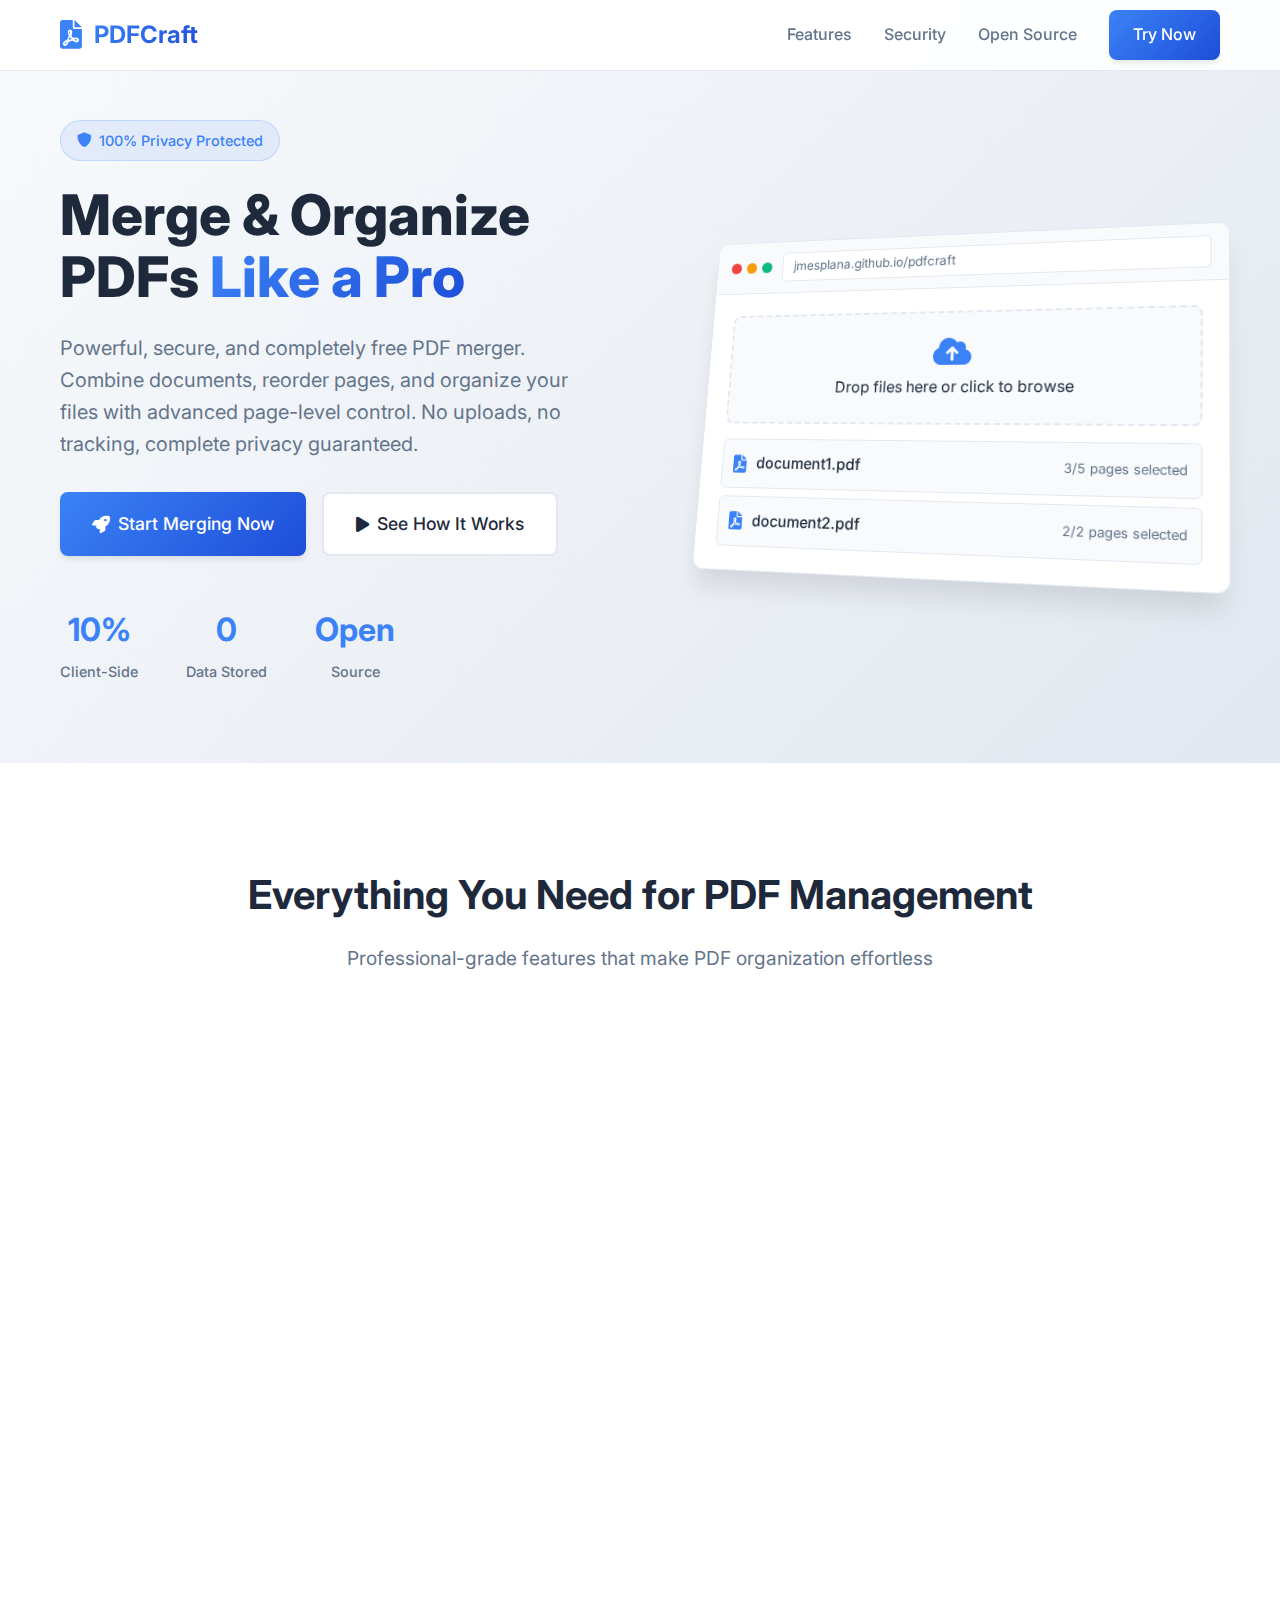
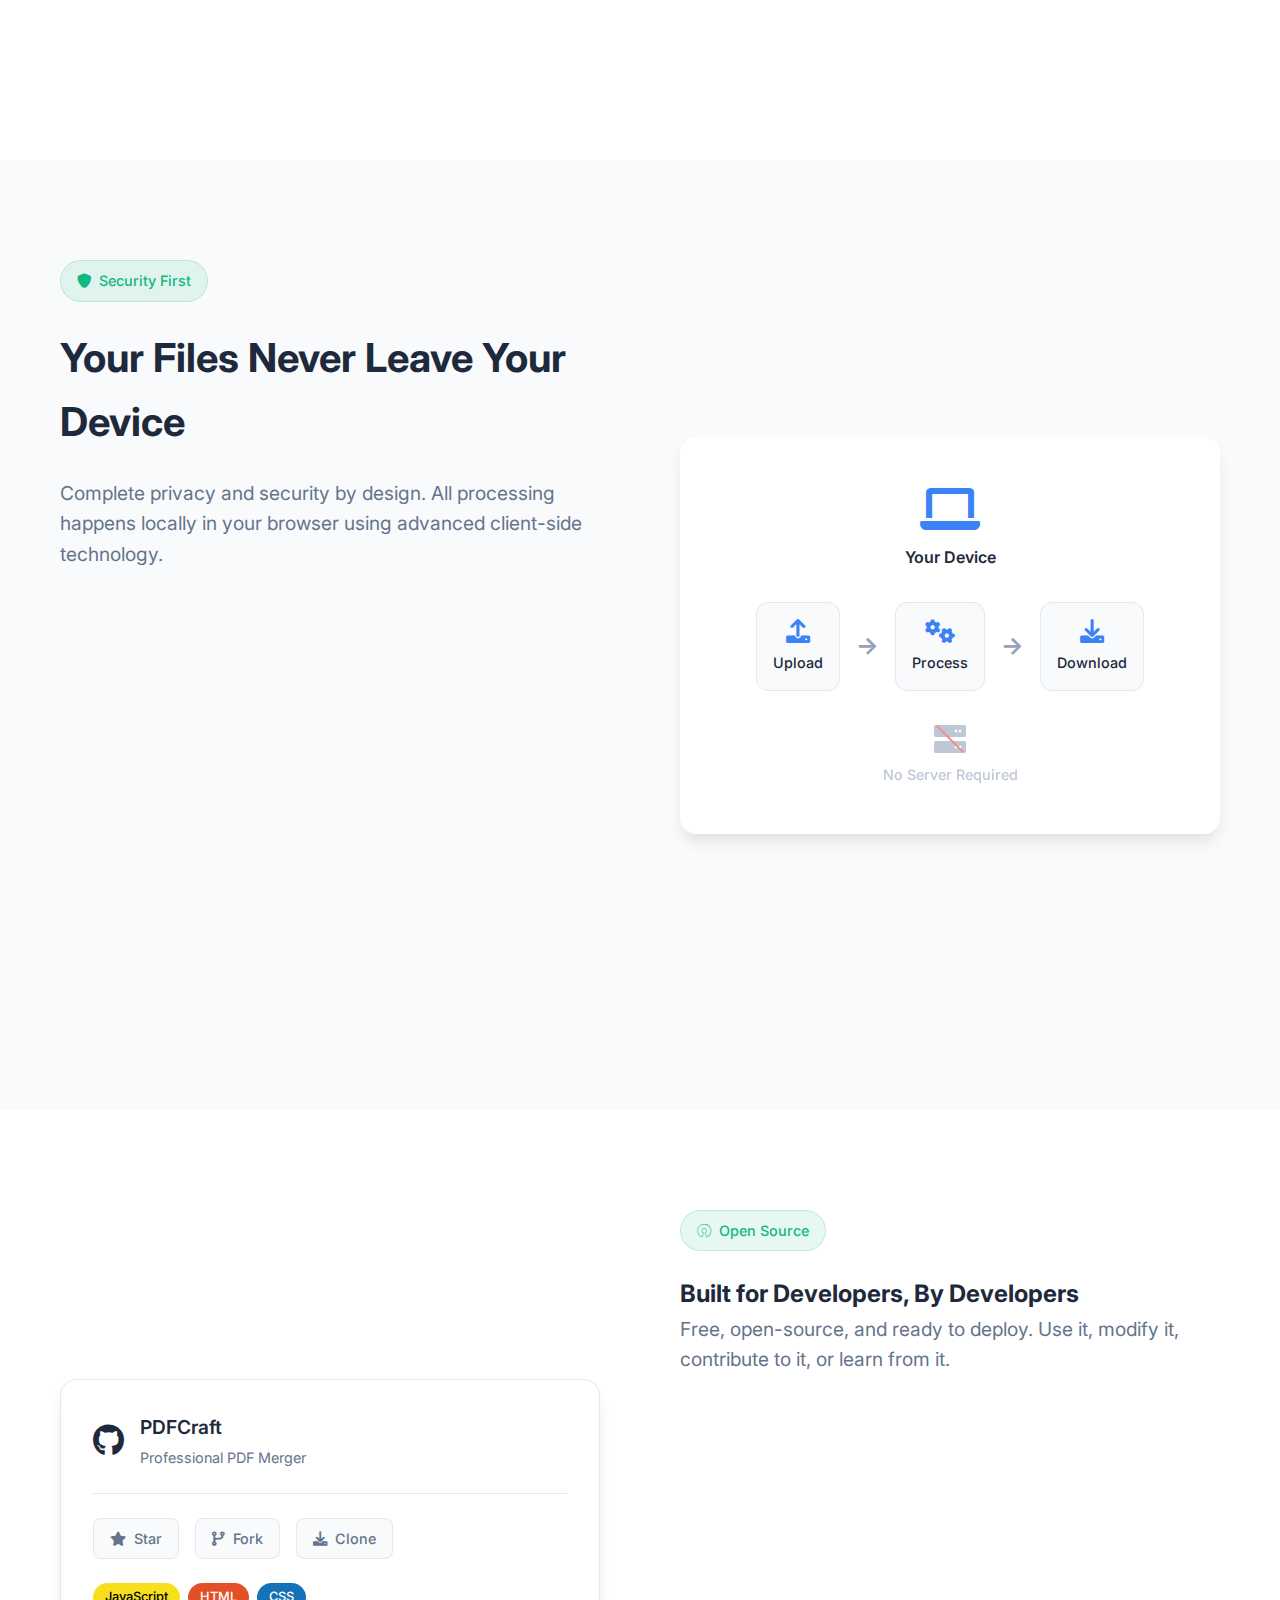
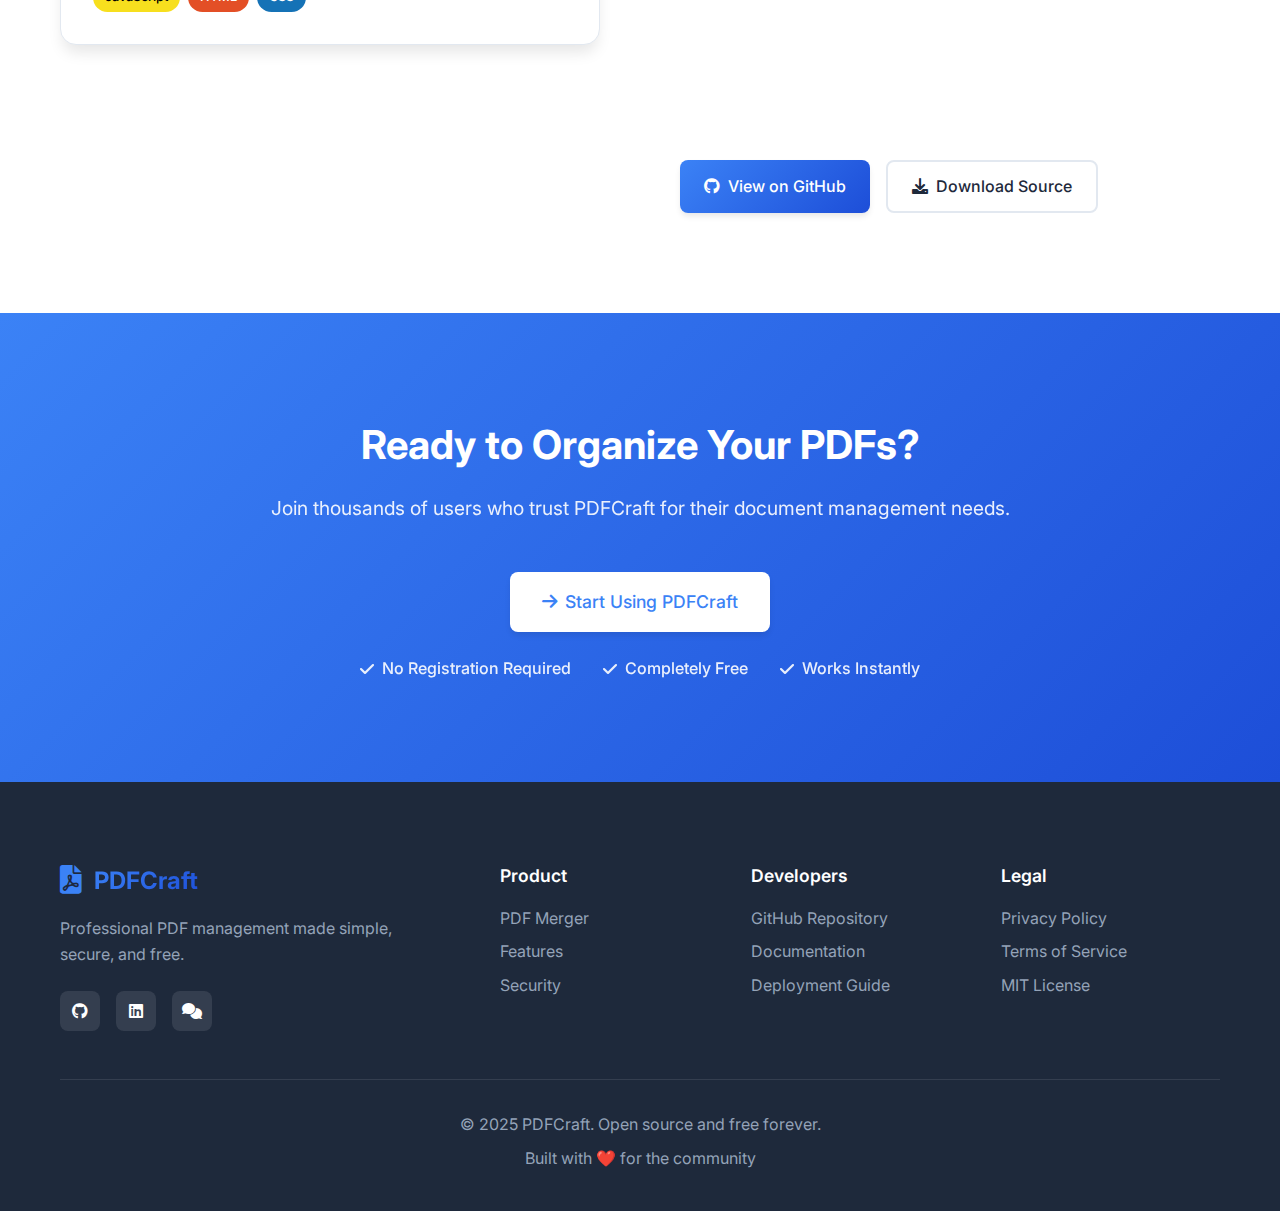
<file: index.html>
<!DOCTYPE html>
<html lang="en">
<head>
    <meta charset="UTF-8">
    <meta name="viewport" content="width=device-width, initial-scale=1.0">
    <title>PDFCraft - Professional PDF Merger & Page Organizer</title>
    <meta http-equiv="refresh" content="0; url=landing.html">
    <link rel="canonical" href="landing.html">
    <style>
        body {
            font-family: 'Inter', -apple-system, BlinkMacSystemFont, 'Segoe UI', Roboto, sans-serif;
            background: linear-gradient(135deg, #3b82f6 0%, #1d4ed8 100%);
            color: white;
            display: flex;
            align-items: center;
            justify-content: center;
            min-height: 100vh;
            margin: 0;
        }
        .redirect-container {
            text-align: center;
            padding: 2rem;
        }
        .spinner {
            width: 40px;
            height: 40px;
            border: 4px solid rgba(255,255,255,0.3);
            border-top: 4px solid white;
            border-radius: 50%;
            animation: spin 1s linear infinite;
            margin: 0 auto 1rem;
        }
        @keyframes spin {
            0% { transform: rotate(0deg); }
            100% { transform: rotate(360deg); }
        }
        h1 { margin: 0 0 1rem; font-size: 2rem; }
        p { margin: 0; opacity: 0.9; }
        a { color: white; text-decoration: underline; }
    </style>
</head>
<body>
    <div class="redirect-container">
        <div class="spinner"></div>
        <h1>PDFCraft</h1>
        <p>Redirecting to the landing page...</p>
        <p><a href="landing.html">Click here if you're not redirected automatically</a></p>
    </div>
    
    <script>
        // Fallback redirect
        setTimeout(() => {
            window.location.href = 'landing.html';
        }, 1000);
    </script>
</body>
</html>
</file>
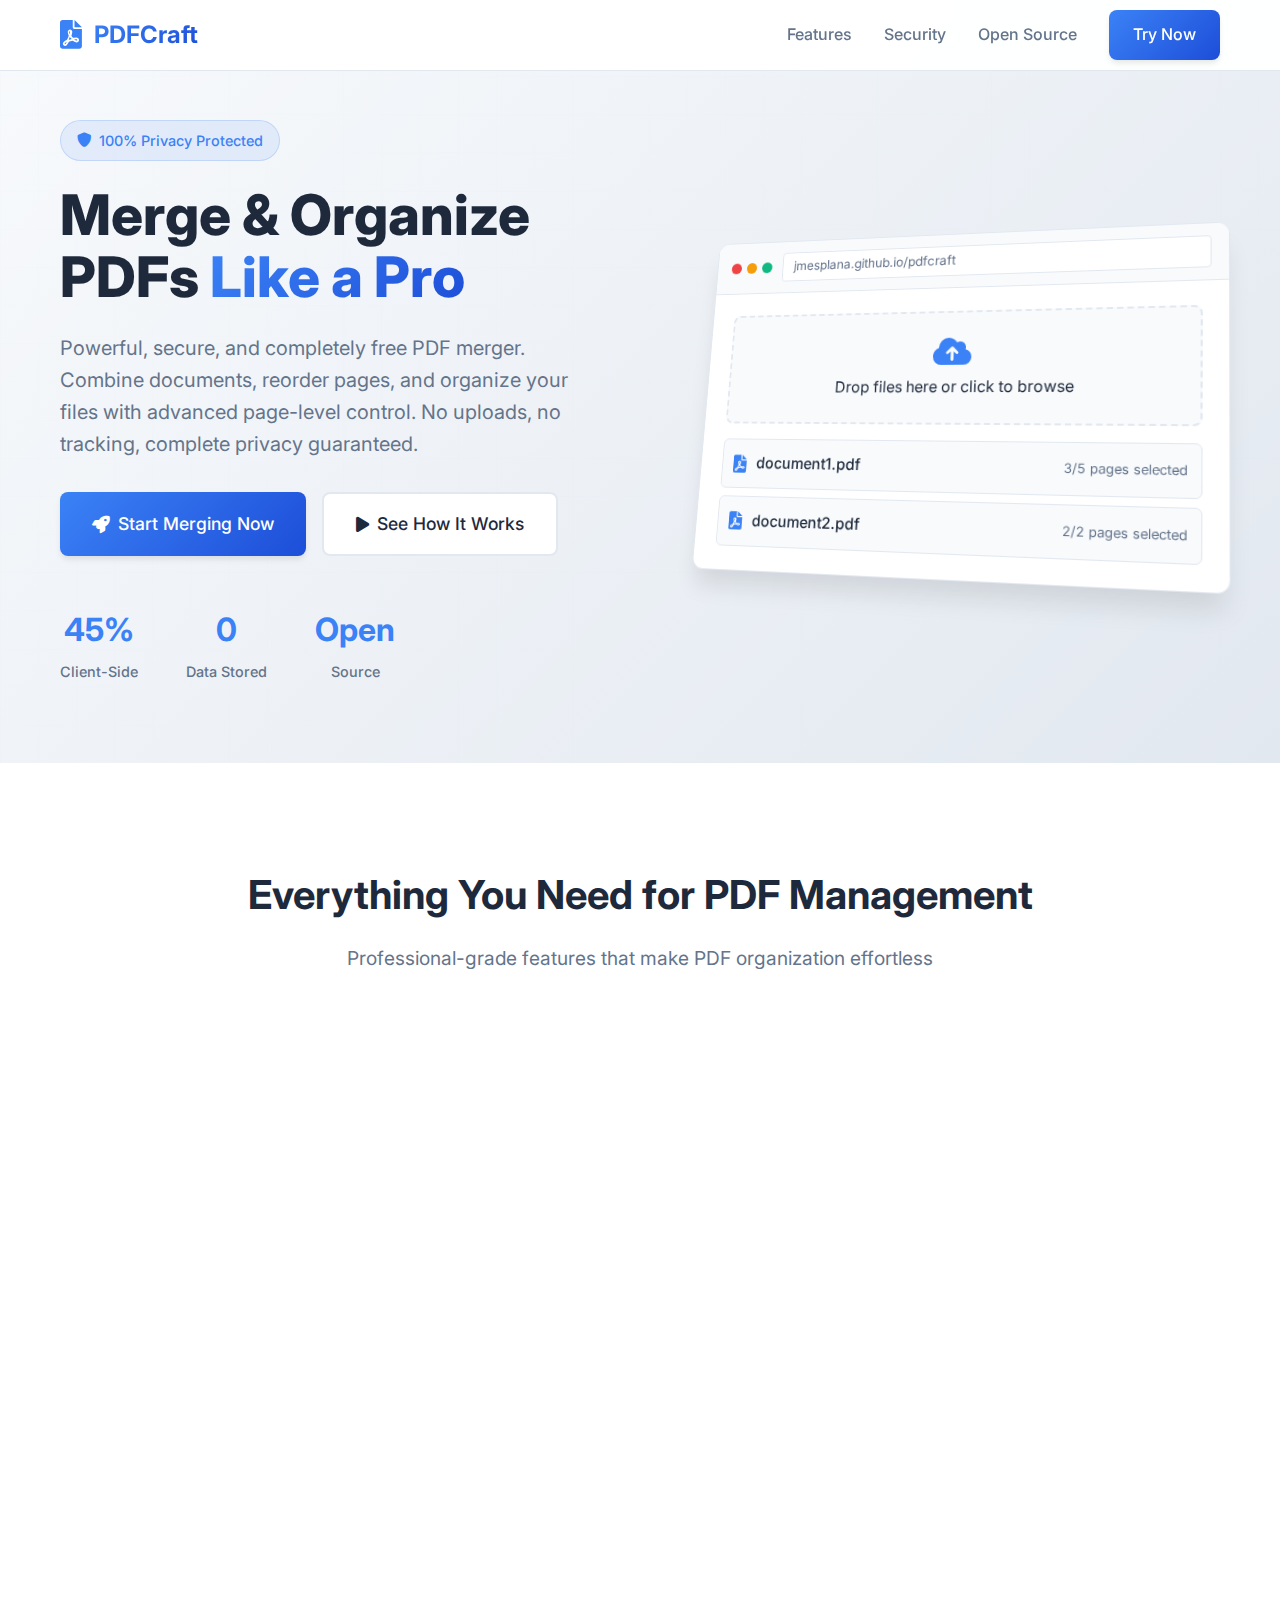
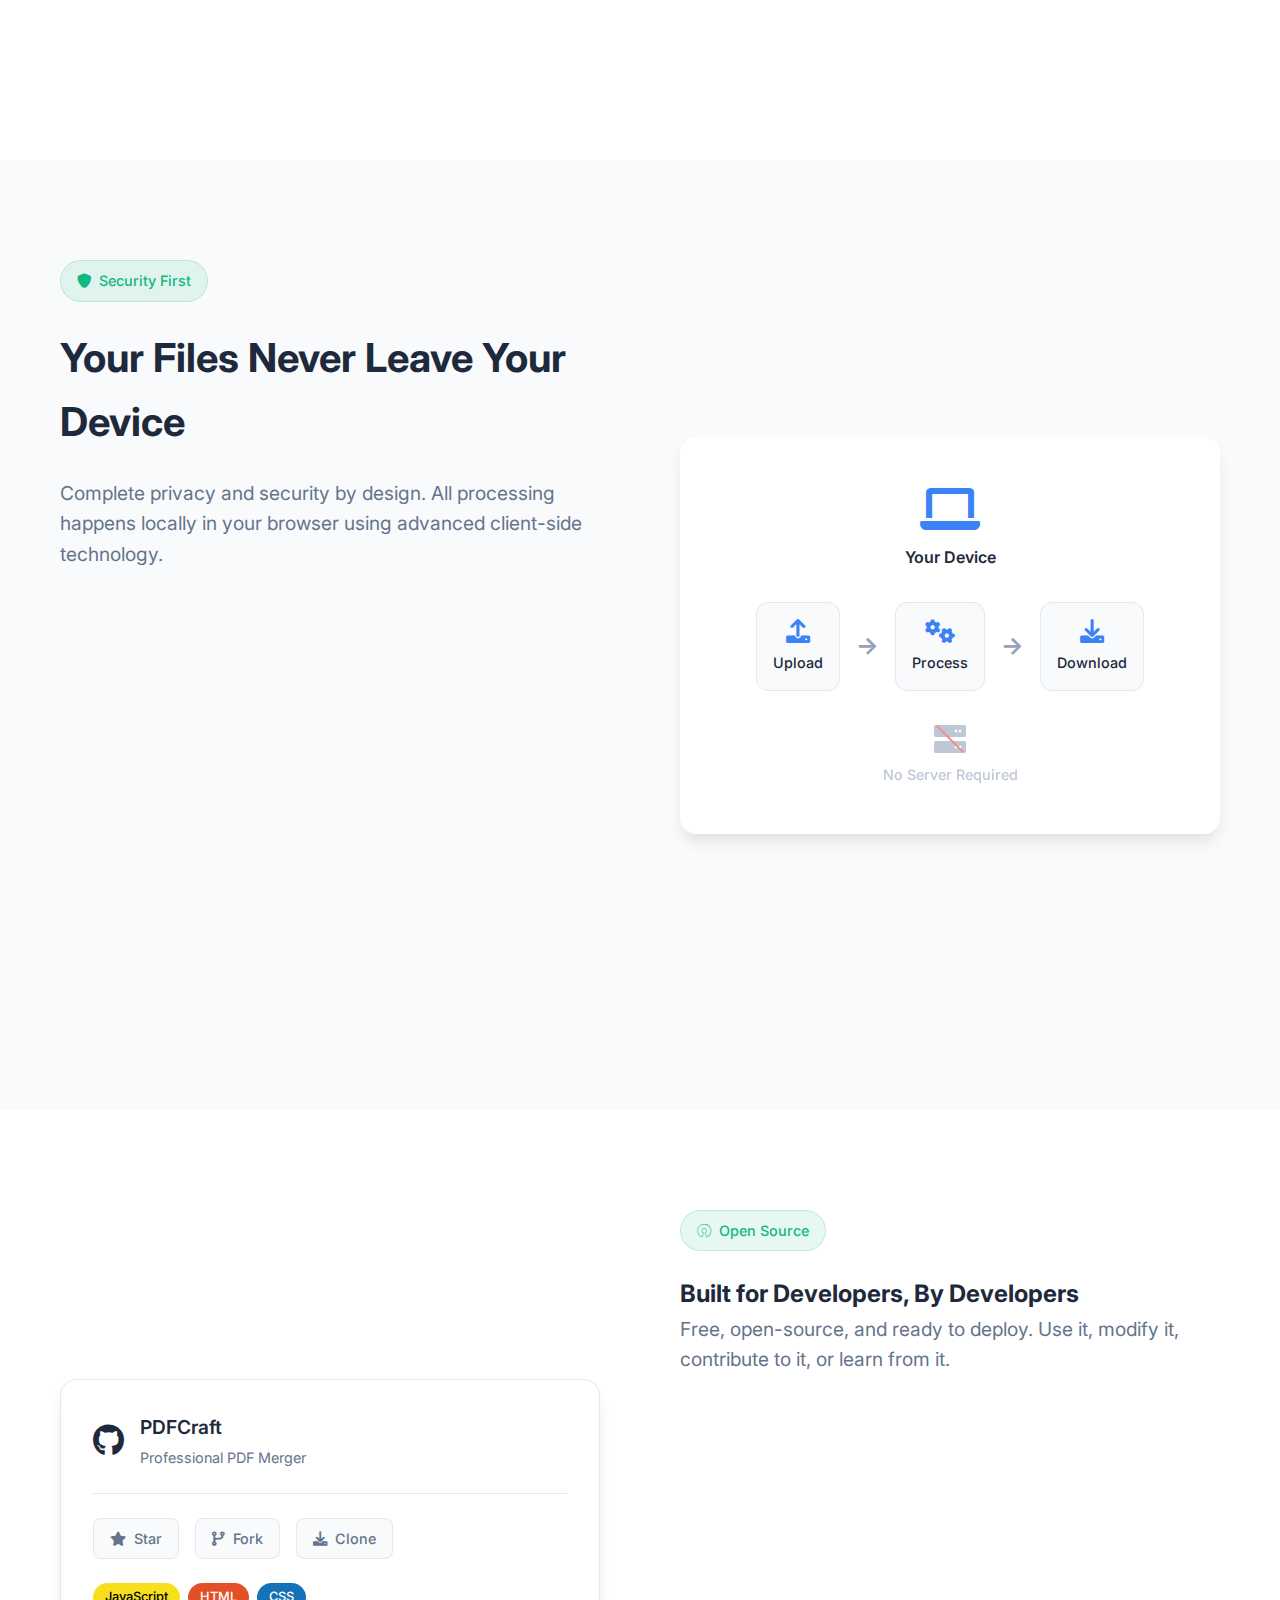
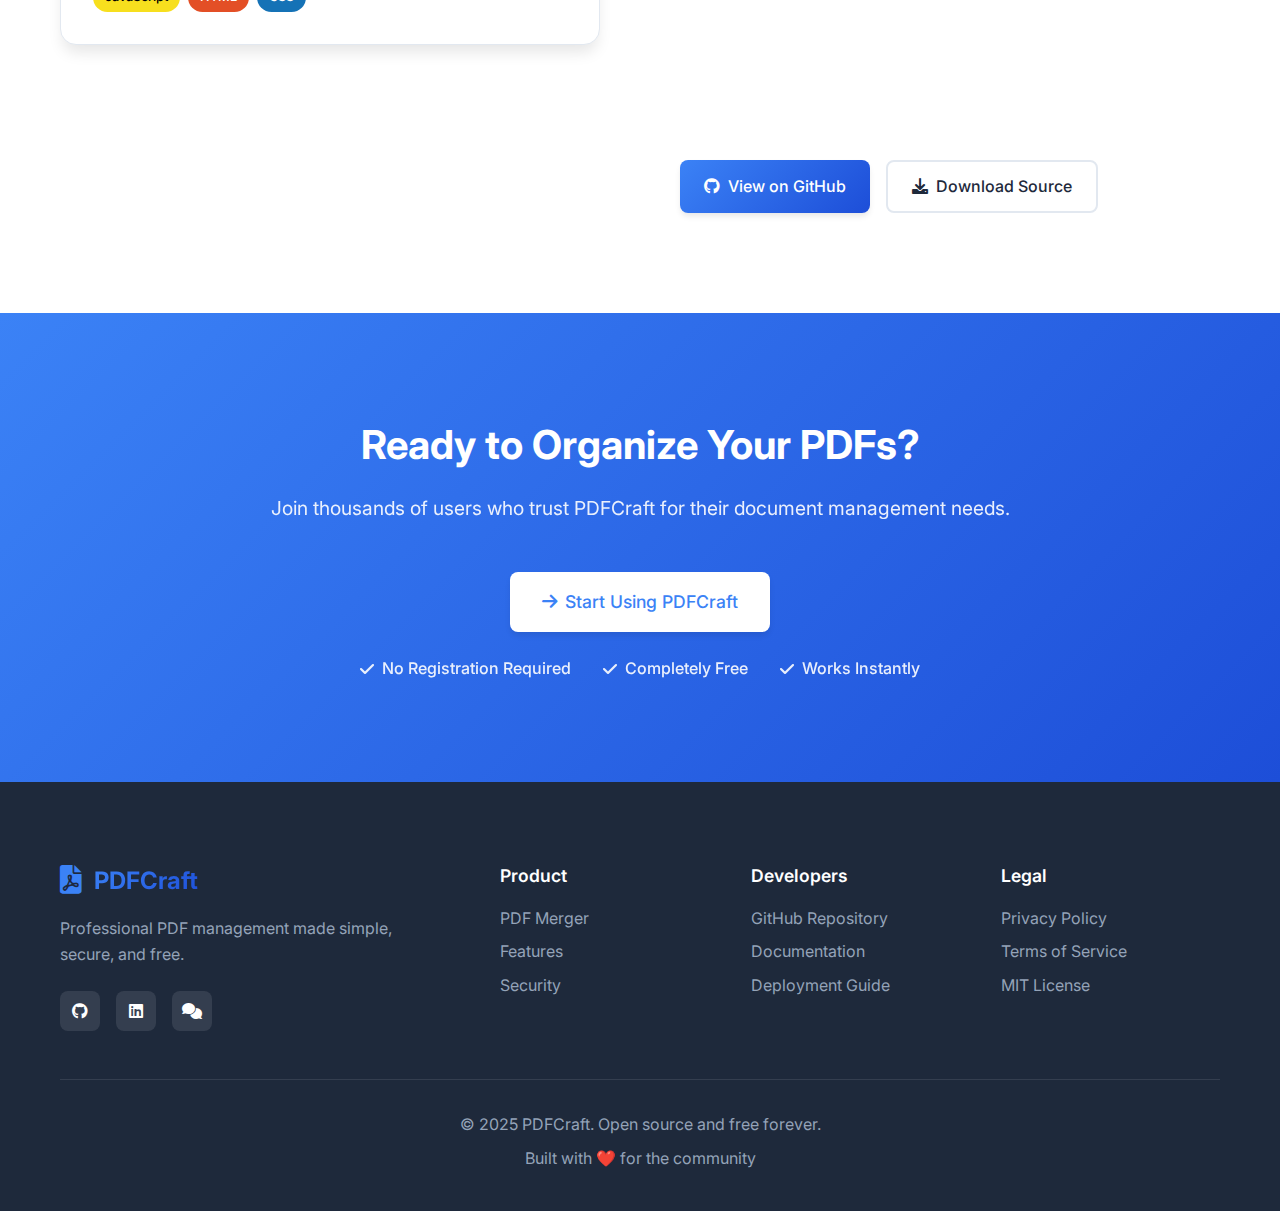
<file: landing.html>
<!DOCTYPE html>
<html lang="en">
<head>
    <meta charset="UTF-8">
    <meta name="viewport" content="width=device-width, initial-scale=1.0">
    <title>PDFCraft - Professional PDF Merger & Page Organizer</title>
    <meta name="description" content="Free, secure, and powerful PDF merger tool. Combine, reorder, and organize PDF pages with complete privacy. No uploads, no tracking, 100% client-side processing.">
    <link rel="stylesheet" href="landing-styles.css">
    <link rel="preconnect" href="https://fonts.googleapis.com">
    <link rel="preconnect" href="https://fonts.gstatic.com" crossorigin>
    <link href="https://fonts.googleapis.com/css2?family=Inter:wght@300;400;500;600;700;800&display=swap" rel="stylesheet">
    <link href="https://cdnjs.cloudflare.com/ajax/libs/font-awesome/6.0.0/css/all.min.css" rel="stylesheet">
</head>
<body>
    <!-- Navigation -->
    <nav class="navbar">
        <div class="nav-container">
            <div class="nav-brand">
                <i class="fas fa-file-pdf brand-icon"></i>
                <span class="brand-name">PDFCraft</span>
            </div>
            <div class="nav-links">
                <a href="#features" class="nav-link">Features</a>
                <a href="#security" class="nav-link">Security</a>
                <a href="#open-source" class="nav-link">Open Source</a>
                <a href="app.html" class="btn btn-primary">Try Now</a>
            </div>
            <div class="mobile-menu-toggle">
                <i class="fas fa-bars"></i>
            </div>
        </div>
    </nav>

    <!-- Hero Section -->
    <section class="hero">
        <div class="hero-container">
            <div class="hero-content">
                <div class="hero-badge">
                    <i class="fas fa-shield-alt"></i>
                    <span>100% Privacy Protected</span>
                </div>
                <h1 class="hero-title">
                    Merge & Organize PDFs
                    <span class="gradient-text">Like a Pro</span>
                </h1>
                <p class="hero-subtitle">
                    Powerful, secure, and completely free PDF merger. Combine documents, reorder pages, 
                    and organize your files with advanced page-level control. No uploads, no tracking, 
                    complete privacy guaranteed.
                </p>
                <div class="hero-actions">
                    <a href="app.html" class="btn btn-primary btn-large">
                        <i class="fas fa-rocket"></i>
                        Start Merging Now
                    </a>
                    <a href="#features" class="btn btn-secondary btn-large">
                        <i class="fas fa-play"></i>
                        See How It Works
                    </a>
                </div>
                <div class="hero-stats">
                    <div class="stat">
                        <div class="stat-number">100%</div>
                        <div class="stat-label">Client-Side</div>
                    </div>
                    <div class="stat">
                        <div class="stat-number">0</div>
                        <div class="stat-label">Data Stored</div>
                    </div>
                    <div class="stat">
                        <div class="stat-number">Open</div>
                        <div class="stat-label">Source</div>
                    </div>
                </div>
            </div>
            <div class="hero-visual">
                <div class="app-preview">
                    <div class="preview-browser">
                        <div class="browser-header">
                            <div class="browser-dots">
                                <span></span><span></span><span></span>
                            </div>
                            <div class="browser-url">jmesplana.github.io/pdfcraft</div>
                        </div>
                        <div class="preview-content">
                            <div class="preview-upload">
                                <i class="fas fa-cloud-upload-alt"></i>
                                <p>Drop files here or click to browse</p>
                            </div>
                            <div class="preview-files">
                                <div class="preview-file">
                                    <i class="fas fa-file-pdf"></i>
                                    <span>document1.pdf</span>
                                    <small>3/5 pages selected</small>
                                </div>
                                <div class="preview-file">
                                    <i class="fas fa-file-pdf"></i>
                                    <span>document2.pdf</span>
                                    <small>2/2 pages selected</small>
                                </div>
                            </div>
                        </div>
                    </div>
                </div>
            </div>
        </div>
    </section>

    <!-- Features Section -->
    <section id="features" class="features">
        <div class="container">
            <div class="section-header">
                <h2>Everything You Need for PDF Management</h2>
                <p>Professional-grade features that make PDF organization effortless</p>
            </div>
            <div class="features-grid">
                <div class="feature-card">
                    <div class="feature-icon">
                        <i class="fas fa-layer-group"></i>
                    </div>
                    <h3>Page-Level Control</h3>
                    <p>Select, reorder, and organize individual pages from multiple PDFs with visual previews and drag-and-drop interface.</p>
                </div>
                <div class="feature-card">
                    <div class="feature-icon">
                        <i class="fas fa-images"></i>
                    </div>
                    <h3>Multi-Format Support</h3>
                    <p>Merge PDFs, images (JPG, PNG), and text files into professional documents. Perfect for combining different file types.</p>
                </div>
                <div class="feature-card">
                    <div class="feature-icon">
                        <i class="fas fa-eye"></i>
                    </div>
                    <h3>Live Preview</h3>
                    <p>See thumbnail previews of every page before merging. Visual confirmation ensures you get exactly what you want.</p>
                </div>
                <div class="feature-card">
                    <div class="feature-icon">
                        <i class="fas fa-mobile-alt"></i>
                    </div>
                    <h3>Works Everywhere</h3>
                    <p>Responsive design works perfectly on desktop, tablet, and mobile. No app installation required.</p>
                </div>
                <div class="feature-card">
                    <div class="feature-icon">
                        <i class="fas fa-bolt"></i>
                    </div>
                    <h3>Lightning Fast</h3>
                    <p>Process documents instantly in your browser. No waiting for uploads or server processing.</p>
                </div>
                <div class="feature-card">
                    <div class="feature-icon">
                        <i class="fas fa-sliders-h"></i>
                    </div>
                    <h3>Advanced Organization</h3>
                    <p>Drag-and-drop reordering, bulk selection controls, and intelligent page management for complex documents.</p>
                </div>
            </div>
        </div>
    </section>

    <!-- Security Section -->
    <section id="security" class="security">
        <div class="container">
            <div class="security-content">
                <div class="security-text">
                    <div class="section-badge">
                        <i class="fas fa-shield-alt"></i>
                        <span>Security First</span>
                    </div>
                    <h2>Your Files Never Leave Your Device</h2>
                    <p class="lead">Complete privacy and security by design. All processing happens locally in your browser using advanced client-side technology.</p>
                    
                    <div class="security-features">
                        <div class="security-item">
                            <i class="fas fa-laptop"></i>
                            <div>
                                <h4>100% Client-Side Processing</h4>
                                <p>Files are processed entirely in your browser. No server uploads, no cloud storage, no external dependencies.</p>
                            </div>
                        </div>
                        <div class="security-item">
                            <i class="fas fa-user-secret"></i>
                            <div>
                                <h4>Zero Data Collection</h4>
                                <p>We don't track, store, or analyze your files or usage. Complete anonymity guaranteed.</p>
                            </div>
                        </div>
                        <div class="security-item">
                            <i class="fas fa-wifi-slash"></i>
                            <div>
                                <h4>Works Offline</h4>
                                <p>Once loaded, works without internet connection. Perfect for sensitive documents.</p>
                            </div>
                        </div>
                        <div class="security-item">
                            <i class="fas fa-code"></i>
                            <div>
                                <h4>Open Source Transparency</h4>
                                <p>Full source code available for audit. See exactly how your files are processed.</p>
                            </div>
                        </div>
                    </div>
                </div>
                <div class="security-visual">
                    <div class="security-diagram">
                        <div class="device">
                            <i class="fas fa-laptop"></i>
                            <span>Your Device</span>
                        </div>
                        <div class="process-flow">
                            <div class="flow-step">
                                <i class="fas fa-upload"></i>
                                <span>Upload</span>
                            </div>
                            <div class="flow-arrow">→</div>
                            <div class="flow-step">
                                <i class="fas fa-cogs"></i>
                                <span>Process</span>
                            </div>
                            <div class="flow-arrow">→</div>
                            <div class="flow-step">
                                <i class="fas fa-download"></i>
                                <span>Download</span>
                            </div>
                        </div>
                        <div class="no-server">
                            <i class="fas fa-server crossed"></i>
                            <span>No Server Required</span>
                        </div>
                    </div>
                </div>
            </div>
        </div>
    </section>

    <!-- Open Source Section -->
    <section id="open-source" class="open-source">
        <div class="container">
            <div class="opensource-content">
                <div class="opensource-visual">
                    <div class="github-card">
                        <div class="github-header">
                            <i class="fab fa-github"></i>
                            <div>
                                <h4>PDFCraft</h4>
                                <p>Professional PDF Merger</p>
                            </div>
                        </div>
                        <div class="github-stats">
                            <a href="https://github.com/jmesplana/pdfcraft" class="github-stat">
                                <i class="fas fa-star"></i>
                                <span>Star</span>
                            </a>
                            <a href="https://github.com/jmesplana/pdfcraft/fork" class="github-stat">
                                <i class="fas fa-code-branch"></i>
                                <span>Fork</span>
                            </a>
                            <a href="https://github.com/jmesplana/pdfcraft.git" class="github-stat" onclick="navigator.clipboard.writeText('git clone https://github.com/jmesplana/pdfcraft.git'); this.innerHTML='<i class=&quot;fas fa-check&quot;></i><span>Copied!</span>'; setTimeout(() => this.innerHTML='<i class=&quot;fas fa-download&quot;></i><span>Clone</span>', 2000); return false;">
                                <i class="fas fa-download"></i>
                                <span>Clone</span>
                            </a>
                        </div>
                        <div class="github-languages">
                            <div class="language javascript">JavaScript</div>
                            <div class="language html">HTML</div>
                            <div class="language css">CSS</div>
                        </div>
                    </div>
                </div>
                <div class="opensource-text">
                    <div class="section-badge">
                        <i class="fab fa-osi"></i>
                        <span>Open Source</span>
                    </div>
                    <h2>Built for Developers, By Developers</h2>
                    <p class="lead">Free, open-source, and ready to deploy. Use it, modify it, contribute to it, or learn from it.</p>
                    
                    <div class="opensource-benefits">
                        <div class="benefit">
                            <i class="fas fa-code"></i>
                            <div>
                                <h4>MIT Licensed</h4>
                                <p>Use commercially, modify freely, distribute widely. No restrictions, complete freedom.</p>
                            </div>
                        </div>
                        <div class="benefit">
                            <i class="fas fa-rocket"></i>
                            <div>
                                <h4>Easy Deployment</h4>
                                <p>Static files only. Deploy to GitHub Pages, Netlify, Vercel, or any web server.</p>
                            </div>
                        </div>
                        <div class="benefit">
                            <i class="fas fa-users"></i>
                            <div>
                                <h4>Community Driven</h4>
                                <p>Contributions welcome. Report issues, suggest features, or submit pull requests.</p>
                            </div>
                        </div>
                    </div>

                    <div class="opensource-actions">
                        <a href="https://github.com/jmesplana/pdfcraft" class="btn btn-primary">
                            <i class="fab fa-github"></i>
                            View on GitHub
                        </a>
                        <a href="https://github.com/jmesplana/pdfcraft/archive/main.zip" class="btn btn-secondary">
                            <i class="fas fa-download"></i>
                            Download Source
                        </a>
                    </div>
                </div>
            </div>
        </div>
    </section>

    <!-- CTA Section -->
    <section class="cta">
        <div class="container">
            <div class="cta-content">
                <h2>Ready to Organize Your PDFs?</h2>
                <p>Join thousands of users who trust PDFCraft for their document management needs.</p>
                <div class="cta-actions">
                    <a href="app.html" class="btn btn-primary btn-large">
                        <i class="fas fa-arrow-right"></i>
                        Start Using PDFCraft
                    </a>
                    <div class="cta-features">
                        <span><i class="fas fa-check"></i> No Registration Required</span>
                        <span><i class="fas fa-check"></i> Completely Free</span>
                        <span><i class="fas fa-check"></i> Works Instantly</span>
                    </div>
                </div>
            </div>
        </div>
    </section>

    <!-- Footer -->
    <footer class="footer">
        <div class="container">
            <div class="footer-content">
                <div class="footer-brand">
                    <div class="brand">
                        <i class="fas fa-file-pdf brand-icon"></i>
                        <span class="brand-name">PDFCraft</span>
                    </div>
                    <p>Professional PDF management made simple, secure, and free.</p>
                    <div class="social-links">
                        <a href="https://github.com/jmesplana/pdfcraft"><i class="fab fa-github"></i></a>
                        <a href="https://linkedin.com/in/johnesplana"><i class="fab fa-linkedin"></i></a>
                        <a href="https://github.com/jmesplana/pdfcraft/discussions"><i class="fas fa-comments"></i></a>
                    </div>
                </div>
                <div class="footer-links">
                    <div class="footer-column">
                        <h4>Product</h4>
                        <a href="app.html">PDF Merger</a>
                        <a href="#features">Features</a>
                        <a href="#security">Security</a>
                    </div>
                    <div class="footer-column">
                        <h4>Developers</h4>
                        <a href="https://github.com/jmesplana/pdfcraft">GitHub Repository</a>
                        <a href="https://github.com/jmesplana/pdfcraft/blob/main/README.md">Documentation</a>
                        <a href="https://github.com/jmesplana/pdfcraft/blob/main/DEPLOYMENT.md">Deployment Guide</a>
                    </div>
                    <div class="footer-column">
                        <h4>Legal</h4>
                        <a href="#">Privacy Policy</a>
                        <a href="#">Terms of Service</a>
                        <a href="#">MIT License</a>
                    </div>
                </div>
            </div>
            <div class="footer-bottom">
                <p>&copy; 2025 PDFCraft. Open source and free forever.</p>
                <p>Built with ❤️ for the community</p>
            </div>
        </div>
    </footer>

    <script src="landing-script.js"></script>
</body>
</html>
</file>
<file: landing-styles.css>
/* Reset and Base Styles */
* {
    margin: 0;
    padding: 0;
    box-sizing: border-box;
}

:root {
    --primary-color: #3b82f6;
    --primary-dark: #2563eb;
    --secondary-color: #64748b;
    --success-color: #10b981;
    --text-primary: #1e293b;
    --text-secondary: #64748b;
    --text-light: #94a3b8;
    --bg-primary: #ffffff;
    --bg-secondary: #f8fafc;
    --bg-tertiary: #f1f5f9;
    --border-color: #e2e8f0;
    --shadow-sm: 0 1px 2px 0 rgb(0 0 0 / 0.05);
    --shadow-md: 0 4px 6px -1px rgb(0 0 0 / 0.1);
    --shadow-lg: 0 10px 15px -3px rgb(0 0 0 / 0.1);
    --shadow-xl: 0 20px 25px -5px rgb(0 0 0 / 0.1);
    --gradient-primary: linear-gradient(135deg, #3b82f6 0%, #1d4ed8 100%);
    --gradient-hero: linear-gradient(135deg, #667eea 0%, #764ba2 100%);
}

body {
    font-family: 'Inter', -apple-system, BlinkMacSystemFont, 'Segoe UI', Roboto, sans-serif;
    line-height: 1.6;
    color: var(--text-primary);
    background: var(--bg-primary);
    overflow-x: hidden;
}

.container {
    max-width: 1200px;
    margin: 0 auto;
    padding: 0 20px;
}

/* Navigation */
.navbar {
    position: fixed;
    top: 0;
    left: 0;
    right: 0;
    background: rgba(255, 255, 255, 0.95);
    backdrop-filter: blur(20px);
    border-bottom: 1px solid var(--border-color);
    z-index: 1000;
    transition: all 0.3s ease;
}

.nav-container {
    max-width: 1200px;
    margin: 0 auto;
    padding: 0 20px;
    display: flex;
    justify-content: space-between;
    align-items: center;
    height: 70px;
}

.nav-brand {
    display: flex;
    align-items: center;
    gap: 12px;
    font-weight: 700;
    font-size: 1.5rem;
    color: var(--text-primary);
    text-decoration: none;
}

.brand-icon {
    color: var(--primary-color);
    font-size: 1.8rem;
}

.brand-name {
    background: var(--gradient-primary);
    -webkit-background-clip: text;
    -webkit-text-fill-color: transparent;
    background-clip: text;
}

.nav-links {
    display: flex;
    align-items: center;
    gap: 32px;
}

.nav-link {
    color: var(--text-secondary);
    text-decoration: none;
    font-weight: 500;
    transition: color 0.3s ease;
    position: relative;
}

.nav-link:hover {
    color: var(--primary-color);
}

.nav-link::after {
    content: '';
    position: absolute;
    bottom: -8px;
    left: 0;
    width: 0;
    height: 2px;
    background: var(--primary-color);
    transition: width 0.3s ease;
}

.nav-link:hover::after {
    width: 100%;
}

.mobile-menu-toggle {
    display: none;
    font-size: 1.5rem;
    cursor: pointer;
    color: var(--text-primary);
}

/* Buttons */
.btn {
    display: inline-flex;
    align-items: center;
    gap: 8px;
    padding: 12px 24px;
    border: none;
    border-radius: 8px;
    font-size: 1rem;
    font-weight: 500;
    text-decoration: none;
    cursor: pointer;
    transition: all 0.3s ease;
    white-space: nowrap;
}

.btn-primary {
    background: var(--gradient-primary);
    color: white;
    box-shadow: var(--shadow-md);
}

.btn-primary:hover {
    transform: translateY(-2px);
    box-shadow: var(--shadow-xl);
}

.btn-secondary {
    background: var(--bg-primary);
    color: var(--text-primary);
    border: 2px solid var(--border-color);
}

.btn-secondary:hover {
    border-color: var(--primary-color);
    color: var(--primary-color);
    transform: translateY(-1px);
}

.btn-large {
    padding: 16px 32px;
    font-size: 1.1rem;
}

/* Hero Section */
.hero {
    padding: 120px 0 80px;
    background: linear-gradient(135deg, #f8fafc 0%, #e2e8f0 100%);
    position: relative;
    overflow: hidden;
}

.hero::before {
    content: '';
    position: absolute;
    top: 0;
    left: 0;
    right: 0;
    bottom: 0;
    background: url('data:image/svg+xml,<svg xmlns="http://www.w3.org/2000/svg" viewBox="0 0 1000 1000"><defs><pattern id="grid" width="50" height="50" patternUnits="userSpaceOnUse"><path d="M 50 0 L 0 0 0 50" fill="none" stroke="%23e2e8f0" stroke-width="1" opacity="0.3"/></pattern></defs><rect width="100%" height="100%" fill="url(%23grid)"/></svg>');
    opacity: 0.5;
}

.hero-container {
    max-width: 1200px;
    margin: 0 auto;
    padding: 0 20px;
    display: grid;
    grid-template-columns: 1fr 1fr;
    gap: 80px;
    align-items: center;
    position: relative;
    z-index: 1;
}

.hero-badge {
    display: inline-flex;
    align-items: center;
    gap: 8px;
    background: rgba(59, 130, 246, 0.1);
    color: var(--primary-color);
    padding: 8px 16px;
    border-radius: 50px;
    font-size: 0.9rem;
    font-weight: 500;
    margin-bottom: 24px;
    border: 1px solid rgba(59, 130, 246, 0.2);
}

.hero-title {
    font-size: 3.5rem;
    font-weight: 800;
    line-height: 1.1;
    margin-bottom: 24px;
    color: var(--text-primary);
}

.gradient-text {
    background: var(--gradient-primary);
    -webkit-background-clip: text;
    -webkit-text-fill-color: transparent;
    background-clip: text;
}

.hero-subtitle {
    font-size: 1.25rem;
    color: var(--text-secondary);
    margin-bottom: 32px;
    line-height: 1.6;
}

.hero-actions {
    display: flex;
    gap: 16px;
    margin-bottom: 48px;
    flex-wrap: wrap;
}

.hero-stats {
    display: flex;
    gap: 48px;
}

.stat {
    text-align: center;
}

.stat-number {
    font-size: 2rem;
    font-weight: 700;
    color: var(--primary-color);
    margin-bottom: 4px;
}

.stat-label {
    font-size: 0.9rem;
    color: var(--text-secondary);
    font-weight: 500;
}

/* App Preview */
.hero-visual {
    position: relative;
}

.app-preview {
    position: relative;
    transform: perspective(1000px) rotateY(-15deg) rotateX(10deg);
    transition: transform 0.3s ease;
}

.app-preview:hover {
    transform: perspective(1000px) rotateY(-10deg) rotateX(5deg);
}

.preview-browser {
    background: white;
    border-radius: 12px;
    box-shadow: var(--shadow-xl);
    overflow: hidden;
    border: 1px solid var(--border-color);
}

.browser-header {
    background: #f8fafc;
    padding: 12px 16px;
    border-bottom: 1px solid var(--border-color);
    display: flex;
    align-items: center;
    gap: 12px;
}

.browser-dots {
    display: flex;
    gap: 6px;
}

.browser-dots span {
    width: 12px;
    height: 12px;
    border-radius: 50%;
    background: #cbd5e1;
}

.browser-dots span:nth-child(1) { background: #ef4444; }
.browser-dots span:nth-child(2) { background: #f59e0b; }
.browser-dots span:nth-child(3) { background: #10b981; }

.browser-url {
    background: white;
    padding: 4px 12px;
    border-radius: 4px;
    font-size: 0.85rem;
    color: var(--text-secondary);
    flex: 1;
    border: 1px solid var(--border-color);
}

.preview-content {
    padding: 24px;
}

.preview-upload {
    border: 2px dashed var(--border-color);
    border-radius: 8px;
    padding: 24px;
    text-align: center;
    margin-bottom: 16px;
    background: var(--bg-secondary);
}

.preview-upload i {
    font-size: 2rem;
    color: var(--primary-color);
    margin-bottom: 8px;
}

.preview-files {
    display: flex;
    flex-direction: column;
    gap: 8px;
}

.preview-file {
    display: flex;
    align-items: center;
    gap: 12px;
    padding: 12px;
    background: var(--bg-secondary);
    border-radius: 6px;
    border: 1px solid var(--border-color);
}

.preview-file i {
    color: var(--primary-color);
    font-size: 1.2rem;
}

.preview-file span {
    font-weight: 500;
    flex: 1;
}

.preview-file small {
    color: var(--text-secondary);
    font-size: 0.8rem;
}

/* Features Section */
.features {
    padding: 100px 0;
    background: var(--bg-primary);
}

.section-header {
    text-align: center;
    margin-bottom: 80px;
}

.section-header h2 {
    font-size: 2.5rem;
    font-weight: 700;
    margin-bottom: 16px;
    color: var(--text-primary);
}

.section-header p {
    font-size: 1.2rem;
    color: var(--text-secondary);
    max-width: 600px;
    margin: 0 auto;
}

.features-grid {
    display: grid;
    grid-template-columns: repeat(auto-fit, minmax(350px, 1fr));
    gap: 32px;
}

.feature-card {
    background: var(--bg-primary);
    padding: 32px;
    border-radius: 16px;
    border: 1px solid var(--border-color);
    transition: all 0.3s ease;
    position: relative;
    overflow: hidden;
}

.feature-card::before {
    content: '';
    position: absolute;
    top: 0;
    left: 0;
    right: 0;
    height: 4px;
    background: var(--gradient-primary);
    transform: scaleX(0);
    transition: transform 0.3s ease;
}

.feature-card:hover {
    transform: translateY(-4px);
    box-shadow: var(--shadow-lg);
}

.feature-card:hover::before {
    transform: scaleX(1);
}

.feature-icon {
    width: 64px;
    height: 64px;
    background: var(--gradient-primary);
    border-radius: 16px;
    display: flex;
    align-items: center;
    justify-content: center;
    margin-bottom: 24px;
}

.feature-icon i {
    font-size: 1.5rem;
    color: white;
}

.feature-card h3 {
    font-size: 1.25rem;
    font-weight: 600;
    margin-bottom: 12px;
    color: var(--text-primary);
}

.feature-card p {
    color: var(--text-secondary);
    line-height: 1.6;
}

/* Security Section */
.security {
    padding: 100px 0;
    background: var(--bg-secondary);
}

.security-content {
    display: grid;
    grid-template-columns: 1fr 1fr;
    gap: 80px;
    align-items: center;
}

.section-badge {
    display: inline-flex;
    align-items: center;
    gap: 8px;
    background: rgba(16, 185, 129, 0.1);
    color: var(--success-color);
    padding: 8px 16px;
    border-radius: 50px;
    font-size: 0.9rem;
    font-weight: 500;
    margin-bottom: 24px;
    border: 1px solid rgba(16, 185, 129, 0.2);
}

.security-text h2 {
    font-size: 2.5rem;
    font-weight: 700;
    margin-bottom: 24px;
    color: var(--text-primary);
}

.lead {
    font-size: 1.2rem;
    color: var(--text-secondary);
    margin-bottom: 48px;
    line-height: 1.6;
}

.security-features {
    display: flex;
    flex-direction: column;
    gap: 24px;
}

.security-item {
    display: flex;
    gap: 16px;
    align-items: flex-start;
}

.security-item i {
    width: 24px;
    height: 24px;
    background: var(--gradient-primary);
    border-radius: 6px;
    display: flex;
    align-items: center;
    justify-content: center;
    color: white;
    font-size: 0.9rem;
    flex-shrink: 0;
    margin-top: 2px;
}

.security-item h4 {
    font-size: 1.1rem;
    font-weight: 600;
    margin-bottom: 4px;
    color: var(--text-primary);
}

.security-item p {
    color: var(--text-secondary);
    line-height: 1.5;
}

/* Security Visual */
.security-diagram {
    background: white;
    padding: 48px;
    border-radius: 16px;
    box-shadow: var(--shadow-lg);
    text-align: center;
}

.device {
    display: flex;
    flex-direction: column;
    align-items: center;
    gap: 12px;
    margin-bottom: 32px;
}

.device i {
    font-size: 3rem;
    color: var(--primary-color);
}

.device span {
    font-weight: 600;
    color: var(--text-primary);
}

.process-flow {
    display: flex;
    align-items: center;
    justify-content: center;
    gap: 16px;
    margin-bottom: 32px;
    flex-wrap: wrap;
}

.flow-step {
    display: flex;
    flex-direction: column;
    align-items: center;
    gap: 8px;
    padding: 16px;
    background: var(--bg-secondary);
    border-radius: 12px;
    border: 1px solid var(--border-color);
}

.flow-step i {
    font-size: 1.5rem;
    color: var(--primary-color);
}

.flow-step span {
    font-size: 0.9rem;
    font-weight: 500;
    color: var(--text-primary);
}

.flow-arrow {
    font-size: 1.5rem;
    color: var(--text-light);
    font-weight: bold;
}

.no-server {
    display: flex;
    flex-direction: column;
    align-items: center;
    gap: 8px;
    opacity: 0.6;
}

.no-server i {
    font-size: 2rem;
    color: var(--text-light);
    position: relative;
}

.no-server i.crossed::after {
    content: '';
    position: absolute;
    top: 50%;
    left: 50%;
    width: 120%;
    height: 2px;
    background: #ef4444;
    transform: translate(-50%, -50%) rotate(45deg);
}

.no-server span {
    font-size: 0.9rem;
    color: var(--text-light);
    font-weight: 500;
}

/* Open Source Section */
.open-source {
    padding: 100px 0;
    background: var(--bg-primary);
}

.opensource-content {
    display: grid;
    grid-template-columns: 1fr 1fr;
    gap: 80px;
    align-items: center;
}

.github-card {
    background: white;
    padding: 32px;
    border-radius: 16px;
    box-shadow: var(--shadow-lg);
    border: 1px solid var(--border-color);
}

.github-header {
    display: flex;
    align-items: center;
    gap: 16px;
    margin-bottom: 24px;
    padding-bottom: 24px;
    border-bottom: 1px solid var(--border-color);
}

.github-header i {
    font-size: 2rem;
    color: var(--text-primary);
}

.github-header h4 {
    font-size: 1.2rem;
    font-weight: 600;
    margin-bottom: 4px;
    color: var(--text-primary);
}

.github-header p {
    color: var(--text-secondary);
    font-size: 0.9rem;
}

.github-stats {
    display: flex;
    gap: 16px;
    margin-bottom: 24px;
}

.github-stat {
    display: flex;
    align-items: center;
    gap: 8px;
    padding: 8px 16px;
    background: var(--bg-secondary);
    border-radius: 8px;
    font-size: 0.9rem;
    font-weight: 500;
    color: var(--text-secondary);
    border: 1px solid var(--border-color);
    cursor: pointer;
    transition: all 0.3s ease;
    text-decoration: none;
}

.github-stat:hover {
    background: var(--primary-color);
    color: white;
    border-color: var(--primary-color);
}

.github-languages {
    display: flex;
    gap: 8px;
    flex-wrap: wrap;
}

.language {
    padding: 4px 12px;
    border-radius: 50px;
    font-size: 0.8rem;
    font-weight: 500;
    color: white;
}

.language.javascript { background: #f7df1e; color: #000; }
.language.html { background: #e34f26; }
.language.css { background: #1572b6; }

.opensource-benefits {
    display: flex;
    flex-direction: column;
    gap: 24px;
    margin-bottom: 48px;
}

.benefit {
    display: flex;
    gap: 16px;
    align-items: flex-start;
}

.benefit i {
    width: 24px;
    height: 24px;
    background: var(--gradient-primary);
    border-radius: 6px;
    display: flex;
    align-items: center;
    justify-content: center;
    color: white;
    font-size: 0.9rem;
    flex-shrink: 0;
    margin-top: 2px;
}

.benefit h4 {
    font-size: 1.1rem;
    font-weight: 600;
    margin-bottom: 4px;
    color: var(--text-primary);
}

.benefit p {
    color: var(--text-secondary);
    line-height: 1.5;
}

.opensource-actions {
    display: flex;
    gap: 16px;
    flex-wrap: wrap;
}

/* CTA Section */
.cta {
    padding: 100px 0;
    background: var(--gradient-primary);
    color: white;
    text-align: center;
}

.cta-content h2 {
    font-size: 2.5rem;
    font-weight: 700;
    margin-bottom: 16px;
}

.cta-content p {
    font-size: 1.2rem;
    margin-bottom: 48px;
    opacity: 0.9;
}

.cta-actions {
    display: flex;
    flex-direction: column;
    align-items: center;
    gap: 24px;
}

.cta-features {
    display: flex;
    gap: 32px;
    flex-wrap: wrap;
    justify-content: center;
}

.cta-features span {
    display: flex;
    align-items: center;
    gap: 8px;
    font-weight: 500;
    opacity: 0.9;
}

.cta .btn-primary {
    background: white;
    color: var(--primary-color);
}

.cta .btn-primary:hover {
    background: var(--bg-secondary);
    transform: translateY(-2px);
}

/* Footer */
.footer {
    background: var(--text-primary);
    color: white;
    padding: 80px 0 32px;
}

.footer-content {
    display: grid;
    grid-template-columns: 1fr 2fr;
    gap: 80px;
    margin-bottom: 48px;
}

.footer-brand .brand {
    display: flex;
    align-items: center;
    gap: 12px;
    margin-bottom: 16px;
}

.footer-brand .brand-icon {
    color: var(--primary-color);
    font-size: 1.8rem;
}

.footer-brand .brand-name {
    font-size: 1.5rem;
    font-weight: 700;
}

.footer-brand p {
    color: #94a3b8;
    margin-bottom: 24px;
    line-height: 1.6;
}

.social-links {
    display: flex;
    gap: 16px;
}

.social-links a {
    width: 40px;
    height: 40px;
    background: rgba(255, 255, 255, 0.1);
    border-radius: 8px;
    display: flex;
    align-items: center;
    justify-content: center;
    color: white;
    text-decoration: none;
    transition: all 0.3s ease;
}

.social-links a:hover {
    background: var(--primary-color);
    transform: translateY(-2px);
}

.footer-links {
    display: grid;
    grid-template-columns: repeat(3, 1fr);
    gap: 32px;
}

.footer-column h4 {
    font-size: 1.1rem;
    font-weight: 600;
    margin-bottom: 16px;
    color: white;
}

.footer-column a {
    display: block;
    color: #94a3b8;
    text-decoration: none;
    margin-bottom: 8px;
    transition: color 0.3s ease;
}

.footer-column a:hover {
    color: var(--primary-color);
}

.footer-bottom {
    text-align: center;
    padding-top: 32px;
    border-top: 1px solid rgba(255, 255, 255, 0.1);
    color: #94a3b8;
}

.footer-bottom p {
    margin-bottom: 8px;
}

/* Responsive Design */
@media (max-width: 1024px) {
    .hero-container,
    .security-content,
    .opensource-content {
        grid-template-columns: 1fr;
        gap: 60px;
        text-align: center;
    }

    .hero-visual {
        order: -1;
    }

    .app-preview {
        transform: none;
        max-width: 500px;
        margin: 0 auto;
    }

    .hero-stats {
        justify-content: center;
    }
}

@media (max-width: 768px) {
    .nav-links {
        display: none;
    }

    .mobile-menu-toggle {
        display: block;
    }

    .hero-title {
        font-size: 2.5rem;
    }

    .hero-actions,
    .cta-features,
    .opensource-actions {
        flex-direction: column;
        align-items: center;
    }

    .hero-stats {
        gap: 24px;
    }

    .features-grid {
        grid-template-columns: 1fr;
    }

    .feature-card {
        padding: 24px;
    }

    .section-header h2,
    .security-text h2,
    .cta-content h2 {
        font-size: 2rem;
    }

    .footer-content {
        grid-template-columns: 1fr;
        gap: 48px;
        text-align: center;
    }

    .footer-links {
        grid-template-columns: 1fr;
        gap: 24px;
    }

    .process-flow {
        flex-direction: column;
        gap: 8px;
    }

    .flow-arrow {
        transform: rotate(90deg);
    }

    .security-diagram {
        padding: 24px;
    }
}

@media (max-width: 480px) {
    .container {
        padding: 0 16px;
    }

    .nav-container {
        padding: 0 16px;
    }

    .hero {
        padding: 100px 0 60px;
    }

    .hero-title {
        font-size: 2rem;
    }

    .hero-subtitle {
        font-size: 1.1rem;
    }

    .btn-large {
        padding: 14px 24px;
        font-size: 1rem;
    }

    .features,
    .security,
    .open-source,
    .cta {
        padding: 80px 0;
    }

    .section-header {
        margin-bottom: 60px;
    }
}
</file>
